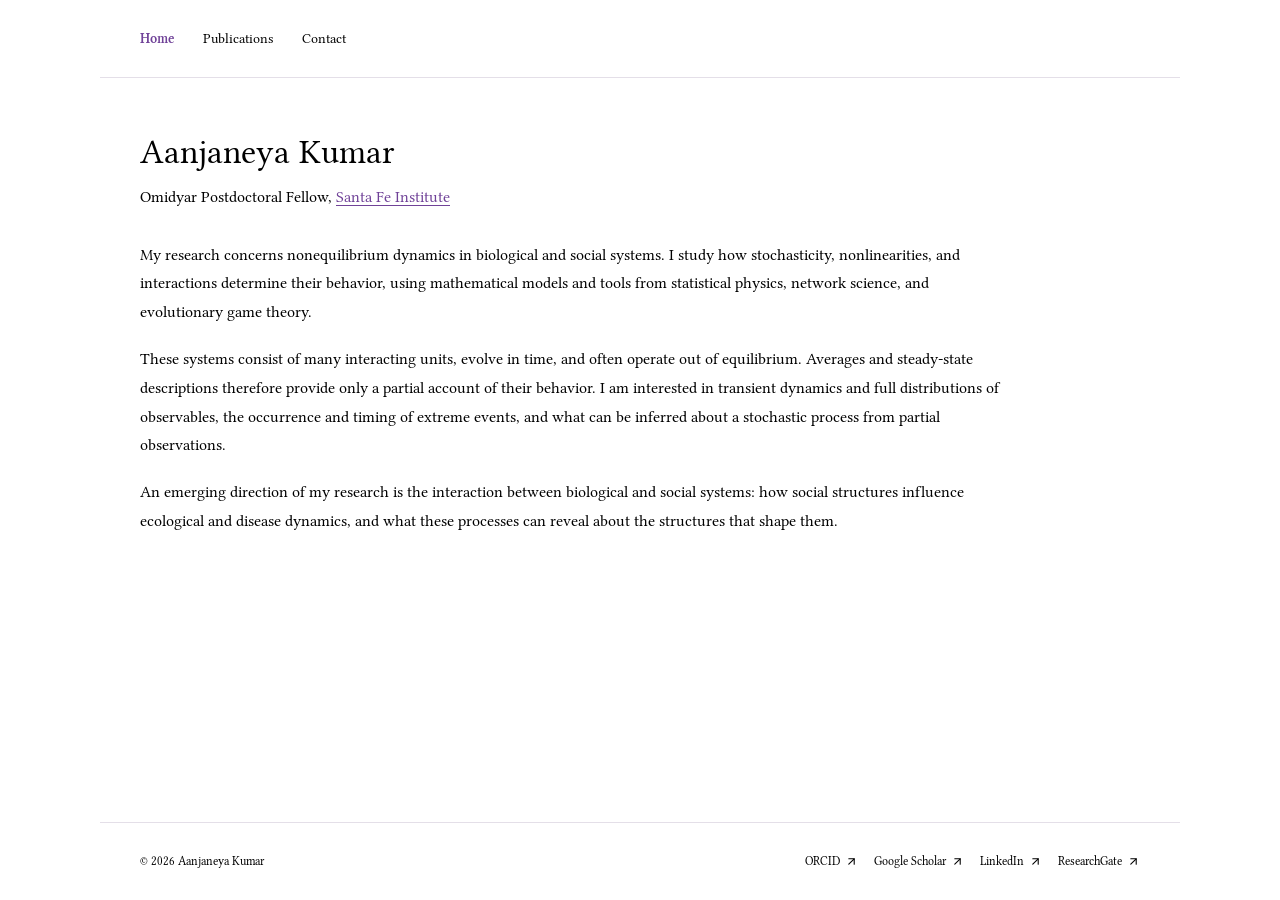
<file: vanilla/index.html>
<!doctype html>
<html lang="en">
<head>
  <meta charset="utf-8">
  <meta name="viewport" content="width=device-width, initial-scale=1">
  <title>Aanjaneya Kumar — Complexity &amp; Statistical Physics</title>
  <meta name="description" content="Aanjaneya Kumar, Omidyar Postdoctoral Fellow at the Santa Fe Institute. Research on stochastic processes, biological and social dynamics, extreme events, and inference.">
  <meta name="robots" content="index, follow">
  <meta property="og:title" content="Aanjaneya Kumar — Complexity &amp; Statistical Physics">
  <meta property="og:description" content="Aanjaneya Kumar, Omidyar Postdoctoral Fellow at the Santa Fe Institute. Research on stochastic processes, biological and social dynamics, extreme events, and inference.">
  <meta property="og:type" content="website">
  <link rel="icon" href="./favicon.svg" type="image/svg+xml">
  <link rel="stylesheet" href="./assets/styles.css">
  <script src="./assets/site.js" defer></script>
  <script type="application/ld+json">{"@context":"https://schema.org","@type":"Person","name":"Aanjaneya Kumar","jobTitle":"Omidyar Postdoctoral Fellow","affiliation":{"@type":"Organization","name":"Santa Fe Institute"},"email":"aanjaneya@santafe.edu","sameAs":["https://orcid.org/0000-0003-1212-1128","https://www.linkedin.com/in/aanjaneyak/","https://scholar.google.com/citations?user=KZC2cBMAAAAJ&hl=en","https://www.researchgate.net/profile/Aanjaneya-Kumar"]}</script>
  <noscript><style>.mobile-menu,.copy-email,[data-slot="tabs-list"]{display:none}@media(max-width:760px){.navigation{display:flex;gap:20px}}</style></noscript>
</head>
<body>
<a class="skip-link" href="#main">Skip to content</a>
<header class="site-header wrap">
<nav aria-label="Main navigation" class="navigation" id="navigation"><a href="./index.html" aria-current="page">Home</a><a href="./publications/index.html">Publications</a><a href="./contact/index.html">Contact</a>
</nav>
<div class="header-actions">
<button class="mobile-menu" aria-controls="navigation" aria-label="Open navigation" aria-expanded="false"><svg xmlns="http://www.w3.org/2000/svg" width="24" height="24" viewBox="0 0 24 24" fill="none" stroke="currentColor" stroke-width="2" stroke-linecap="round" stroke-linejoin="round" class="lucide lucide-menu" aria-hidden="true"><path d="M4 5h16"></path><path d="M4 12h16"></path><path d="M4 19h16"></path></svg>
</button>
</div>
</header>
<main id="main">
<section class="about-section wrap" aria-labelledby="about-title">
<h1 id="about-title">Aanjaneya Kumar</h1>
<p class="affiliation">Omidyar Postdoctoral Fellow, <a href="https://www.santafe.edu/" target="_blank" rel="noopener noreferrer">Santa Fe Institute</a>
</p>
<div class="about-copy">
<p>My research concerns nonequilibrium dynamics in biological and social systems. I study how stochasticity, nonlinearities, and interactions determine their behavior, using mathematical models and tools from statistical physics, network science, and evolutionary game theory.</p>
<p>These systems consist of many interacting units, evolve in time, and often operate out of equilibrium. Averages and steady-state descriptions therefore provide only a partial account of their behavior. I am interested in transient dynamics and full distributions of observables, the occurrence and timing of extreme events, and what can be inferred about a stochastic process from partial observations.</p>
<p>An emerging direction of my research is the interaction between biological and social systems: how social structures influence ecological and disease dynamics, and what these processes can reveal about the structures that shape them.</p>
</div>
</section>
</main>
<footer class="site-footer wrap"><span>© 2026 Aanjaneya Kumar</span>
<div><a href="https://orcid.org/0000-0003-1212-1128" target="_blank" rel="noopener noreferrer">ORCID<svg xmlns="http://www.w3.org/2000/svg" width="13" height="13" viewBox="0 0 24 24" fill="none" stroke="currentColor" stroke-width="2" stroke-linecap="round" stroke-linejoin="round" class="lucide lucide-arrow-up-right" aria-hidden="true"><path d="M7 7h10v10"></path><path d="M7 17 17 7"></path></svg></a><a href="https://scholar.google.com/citations?user=KZC2cBMAAAAJ&amp;hl=en" target="_blank" rel="noopener noreferrer">Google Scholar<svg xmlns="http://www.w3.org/2000/svg" width="13" height="13" viewBox="0 0 24 24" fill="none" stroke="currentColor" stroke-width="2" stroke-linecap="round" stroke-linejoin="round" class="lucide lucide-arrow-up-right" aria-hidden="true"><path d="M7 7h10v10"></path><path d="M7 17 17 7"></path></svg></a><a href="https://www.linkedin.com/in/aanjaneyak/" target="_blank" rel="noopener noreferrer">LinkedIn<svg xmlns="http://www.w3.org/2000/svg" width="13" height="13" viewBox="0 0 24 24" fill="none" stroke="currentColor" stroke-width="2" stroke-linecap="round" stroke-linejoin="round" class="lucide lucide-arrow-up-right" aria-hidden="true"><path d="M7 7h10v10"></path><path d="M7 17 17 7"></path></svg></a><a href="https://www.researchgate.net/profile/Aanjaneya-Kumar" target="_blank" rel="noopener noreferrer">ResearchGate<svg xmlns="http://www.w3.org/2000/svg" width="13" height="13" viewBox="0 0 24 24" fill="none" stroke="currentColor" stroke-width="2" stroke-linecap="round" stroke-linejoin="round" class="lucide lucide-arrow-up-right" aria-hidden="true"><path d="M7 7h10v10"></path><path d="M7 17 17 7"></path></svg></a>
</div>
</footer>
</body>
</html>
</file>
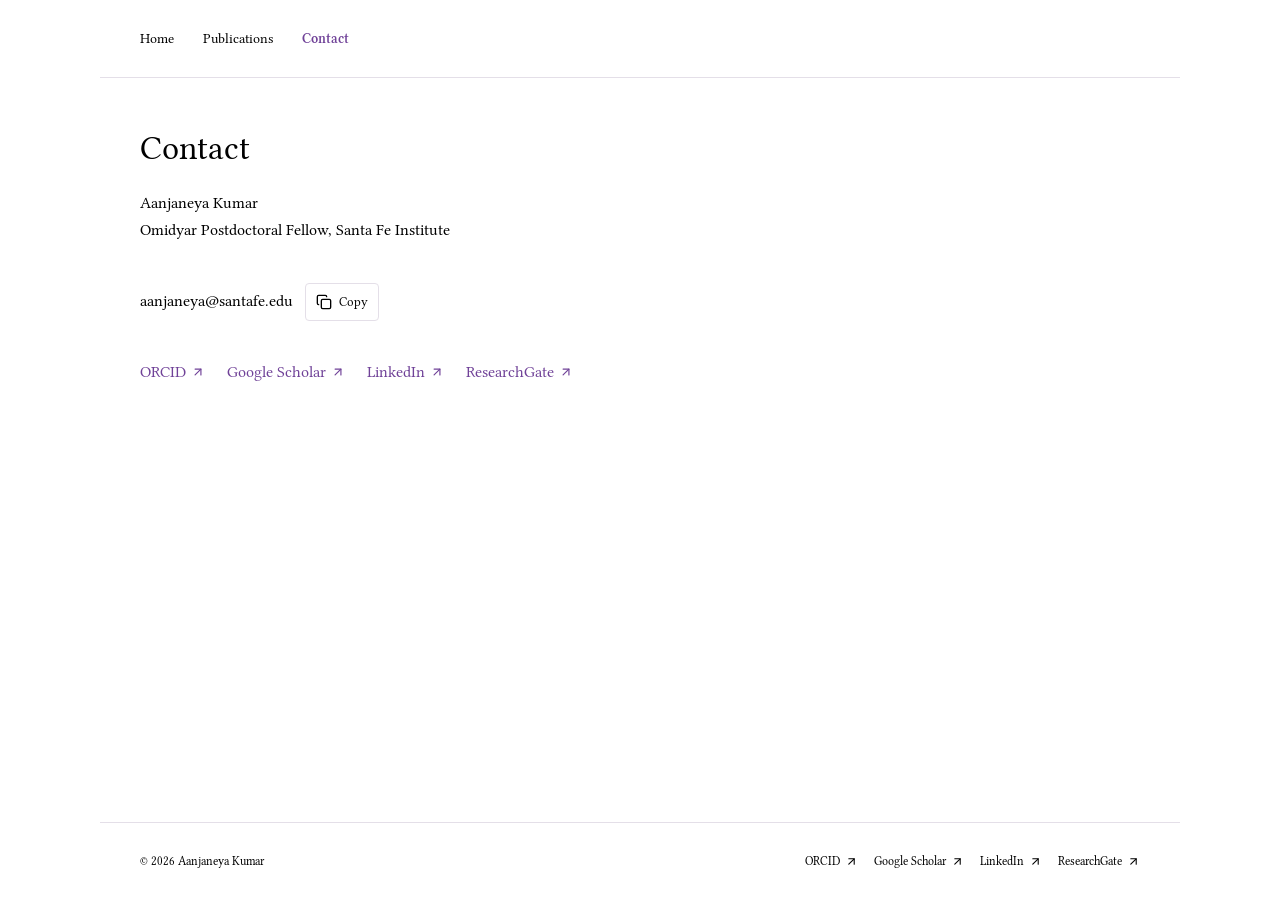
<file: vanilla/contact/index.html>
<!doctype html>
<html lang="en">
<head>
  <meta charset="utf-8">
  <meta name="viewport" content="width=device-width, initial-scale=1">
  <title>Contact — Aanjaneya Kumar</title>
  <meta name="description" content="Contact Aanjaneya Kumar, Omidyar Postdoctoral Fellow at the Santa Fe Institute. Email and academic profiles, including ORCID.">
  <meta name="robots" content="index, follow">
  <meta property="og:title" content="Contact — Aanjaneya Kumar">
  <meta property="og:description" content="Contact Aanjaneya Kumar, Omidyar Postdoctoral Fellow at the Santa Fe Institute. Email and academic profiles, including ORCID.">
  <meta property="og:type" content="website">
  <link rel="icon" href="../favicon.svg" type="image/svg+xml">
  <link rel="stylesheet" href="../assets/styles.css">
  <script src="../assets/site.js" defer></script>
  <script type="application/ld+json">{"@context":"https://schema.org","@type":"Person","name":"Aanjaneya Kumar","jobTitle":"Omidyar Postdoctoral Fellow","affiliation":{"@type":"Organization","name":"Santa Fe Institute"},"email":"aanjaneya@santafe.edu","sameAs":["https://orcid.org/0000-0003-1212-1128","https://www.linkedin.com/in/aanjaneyak/","https://scholar.google.com/citations?user=KZC2cBMAAAAJ&hl=en","https://www.researchgate.net/profile/Aanjaneya-Kumar"]}</script>
  <noscript><style>.mobile-menu,.copy-email,[data-slot="tabs-list"]{display:none}@media(max-width:760px){.navigation{display:flex;gap:20px}}</style></noscript>
</head>
<body>
<a class="skip-link" href="#main">Skip to content</a>
<header class="site-header wrap">
<nav aria-label="Main navigation" class="navigation" id="navigation"><a href="../index.html">Home</a><a href="../publications/index.html">Publications</a><a href="../contact/index.html" aria-current="page">Contact</a>
</nav>
<div class="header-actions">
<button class="mobile-menu" aria-controls="navigation" aria-label="Open navigation" aria-expanded="false"><svg xmlns="http://www.w3.org/2000/svg" width="24" height="24" viewBox="0 0 24 24" fill="none" stroke="currentColor" stroke-width="2" stroke-linecap="round" stroke-linejoin="round" class="lucide lucide-menu" aria-hidden="true"><path d="M4 5h16"></path><path d="M4 12h16"></path><path d="M4 19h16"></path></svg>
</button>
</div>
</header>
<main id="main" class="wrap contact-page">
<header class="page-intro">
<h1>Contact</h1>
<p>Aanjaneya Kumar<br/>Omidyar Postdoctoral Fellow, <a href="https://www.santafe.edu/" target="_blank" rel="noopener noreferrer">Santa Fe Institute</a>
</p>
</header>
<div class="contact-copy">
<div class="email-row"><a class="email-link" href="mailto:aanjaneya@santafe.edu">aanjaneya@santafe.edu</a>
<button class="copy-email" aria-label="Copy email address"><svg xmlns="http://www.w3.org/2000/svg" width="16" height="16" viewBox="0 0 24 24" fill="none" stroke="currentColor" stroke-width="2" stroke-linecap="round" stroke-linejoin="round" class="lucide lucide-copy" aria-hidden="true"><rect width="14" height="14" x="8" y="8" rx="2" ry="2"></rect><path d="M4 16c-1.1 0-2-.9-2-2V4c0-1.1.9-2 2-2h10c1.1 0 2 .9 2 2"></path></svg><span>Copy</span>
</button>
</div>
<output class="copy-status">
</output>
</div>
<div class="socials"><a href="https://orcid.org/0000-0003-1212-1128" target="_blank" rel="noopener noreferrer">ORCID<svg xmlns="http://www.w3.org/2000/svg" width="14" height="14" viewBox="0 0 24 24" fill="none" stroke="currentColor" stroke-width="2" stroke-linecap="round" stroke-linejoin="round" class="lucide lucide-arrow-up-right" aria-hidden="true"><path d="M7 7h10v10"></path><path d="M7 17 17 7"></path></svg></a><a href="https://scholar.google.com/citations?user=KZC2cBMAAAAJ&amp;hl=en" target="_blank" rel="noopener noreferrer">Google Scholar<svg xmlns="http://www.w3.org/2000/svg" width="14" height="14" viewBox="0 0 24 24" fill="none" stroke="currentColor" stroke-width="2" stroke-linecap="round" stroke-linejoin="round" class="lucide lucide-arrow-up-right" aria-hidden="true"><path d="M7 7h10v10"></path><path d="M7 17 17 7"></path></svg></a><a href="https://www.linkedin.com/in/aanjaneyak/" target="_blank" rel="noopener noreferrer">LinkedIn<svg xmlns="http://www.w3.org/2000/svg" width="14" height="14" viewBox="0 0 24 24" fill="none" stroke="currentColor" stroke-width="2" stroke-linecap="round" stroke-linejoin="round" class="lucide lucide-arrow-up-right" aria-hidden="true"><path d="M7 7h10v10"></path><path d="M7 17 17 7"></path></svg></a><a href="https://www.researchgate.net/profile/Aanjaneya-Kumar" target="_blank" rel="noopener noreferrer">ResearchGate<svg xmlns="http://www.w3.org/2000/svg" width="14" height="14" viewBox="0 0 24 24" fill="none" stroke="currentColor" stroke-width="2" stroke-linecap="round" stroke-linejoin="round" class="lucide lucide-arrow-up-right" aria-hidden="true"><path d="M7 7h10v10"></path><path d="M7 17 17 7"></path></svg></a>
</div>
</main>
<footer class="site-footer wrap"><span>© 2026 Aanjaneya Kumar</span>
<div><a href="https://orcid.org/0000-0003-1212-1128" target="_blank" rel="noopener noreferrer">ORCID<svg xmlns="http://www.w3.org/2000/svg" width="13" height="13" viewBox="0 0 24 24" fill="none" stroke="currentColor" stroke-width="2" stroke-linecap="round" stroke-linejoin="round" class="lucide lucide-arrow-up-right" aria-hidden="true"><path d="M7 7h10v10"></path><path d="M7 17 17 7"></path></svg></a><a href="https://scholar.google.com/citations?user=KZC2cBMAAAAJ&amp;hl=en" target="_blank" rel="noopener noreferrer">Google Scholar<svg xmlns="http://www.w3.org/2000/svg" width="13" height="13" viewBox="0 0 24 24" fill="none" stroke="currentColor" stroke-width="2" stroke-linecap="round" stroke-linejoin="round" class="lucide lucide-arrow-up-right" aria-hidden="true"><path d="M7 7h10v10"></path><path d="M7 17 17 7"></path></svg></a><a href="https://www.linkedin.com/in/aanjaneyak/" target="_blank" rel="noopener noreferrer">LinkedIn<svg xmlns="http://www.w3.org/2000/svg" width="13" height="13" viewBox="0 0 24 24" fill="none" stroke="currentColor" stroke-width="2" stroke-linecap="round" stroke-linejoin="round" class="lucide lucide-arrow-up-right" aria-hidden="true"><path d="M7 7h10v10"></path><path d="M7 17 17 7"></path></svg></a><a href="https://www.researchgate.net/profile/Aanjaneya-Kumar" target="_blank" rel="noopener noreferrer">ResearchGate<svg xmlns="http://www.w3.org/2000/svg" width="13" height="13" viewBox="0 0 24 24" fill="none" stroke="currentColor" stroke-width="2" stroke-linecap="round" stroke-linejoin="round" class="lucide lucide-arrow-up-right" aria-hidden="true"><path d="M7 7h10v10"></path><path d="M7 17 17 7"></path></svg></a>
</div>
</footer>
</body>
</html>
</file>
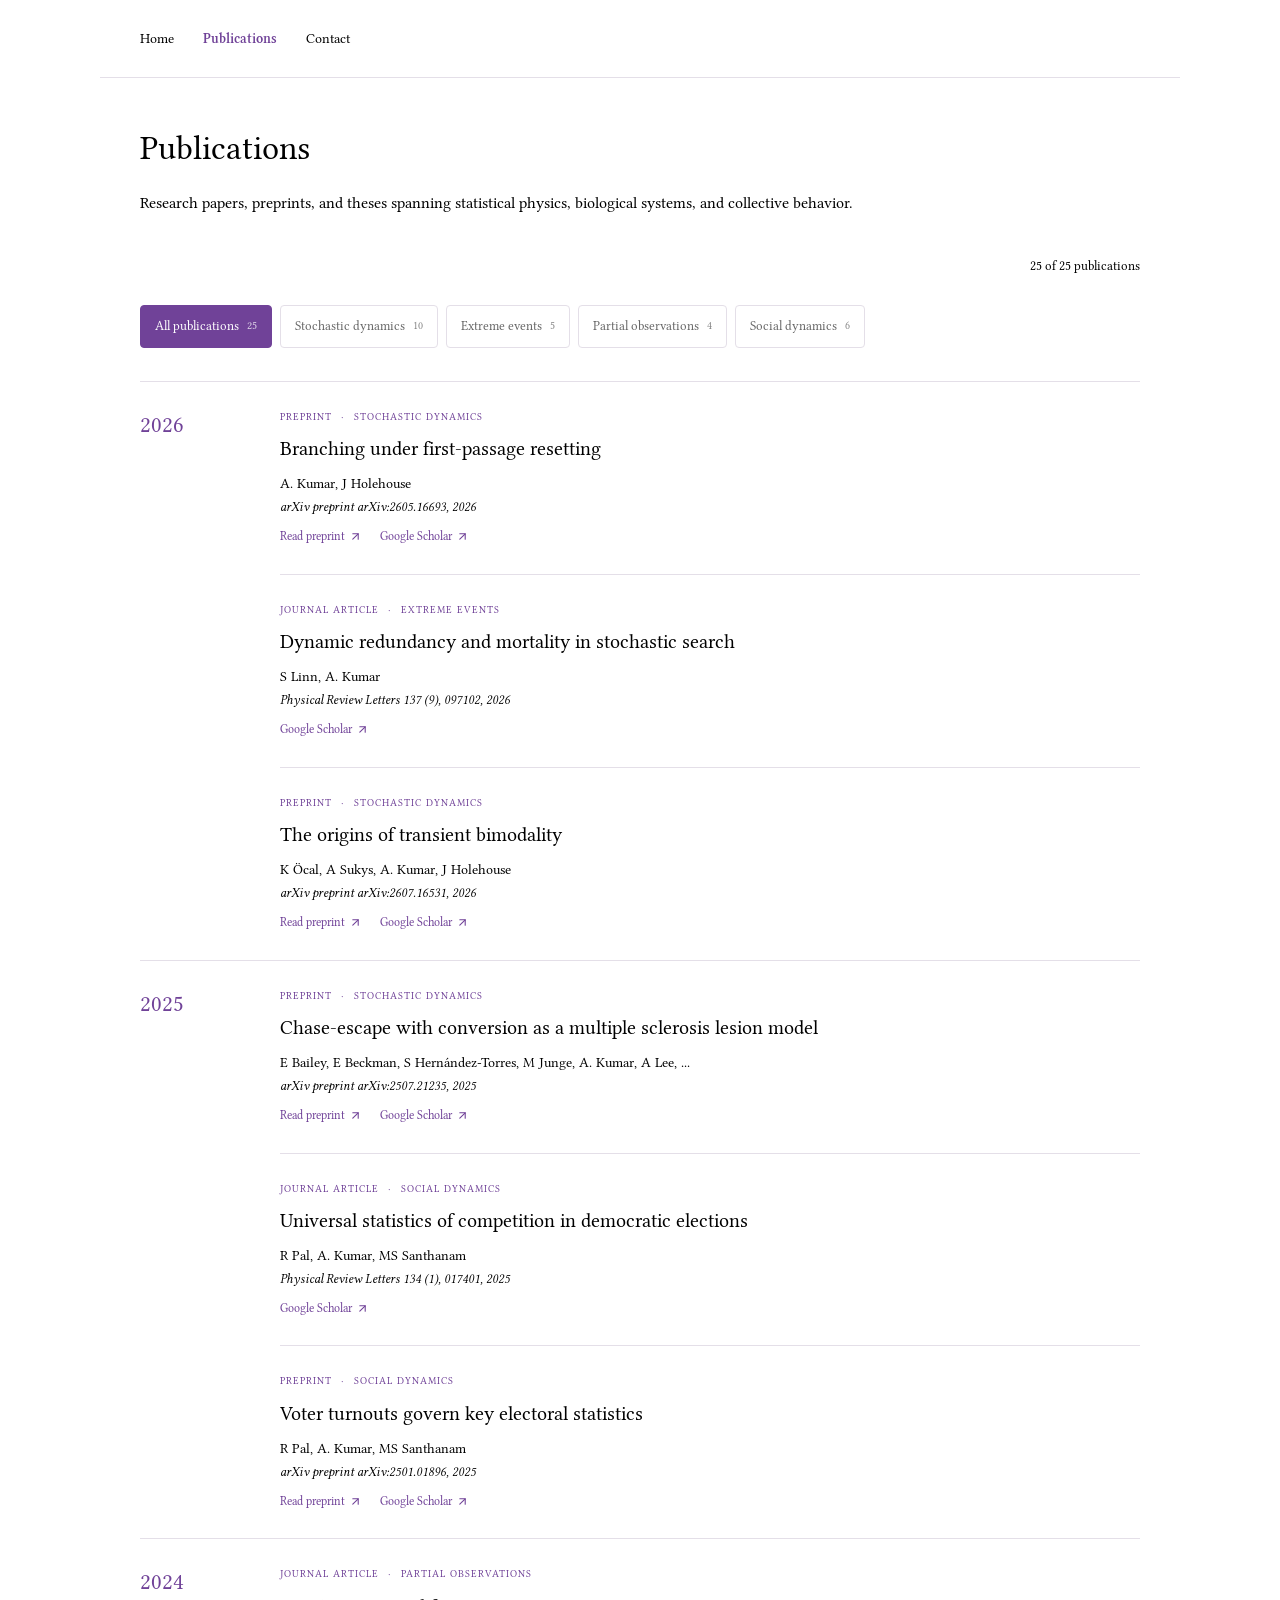
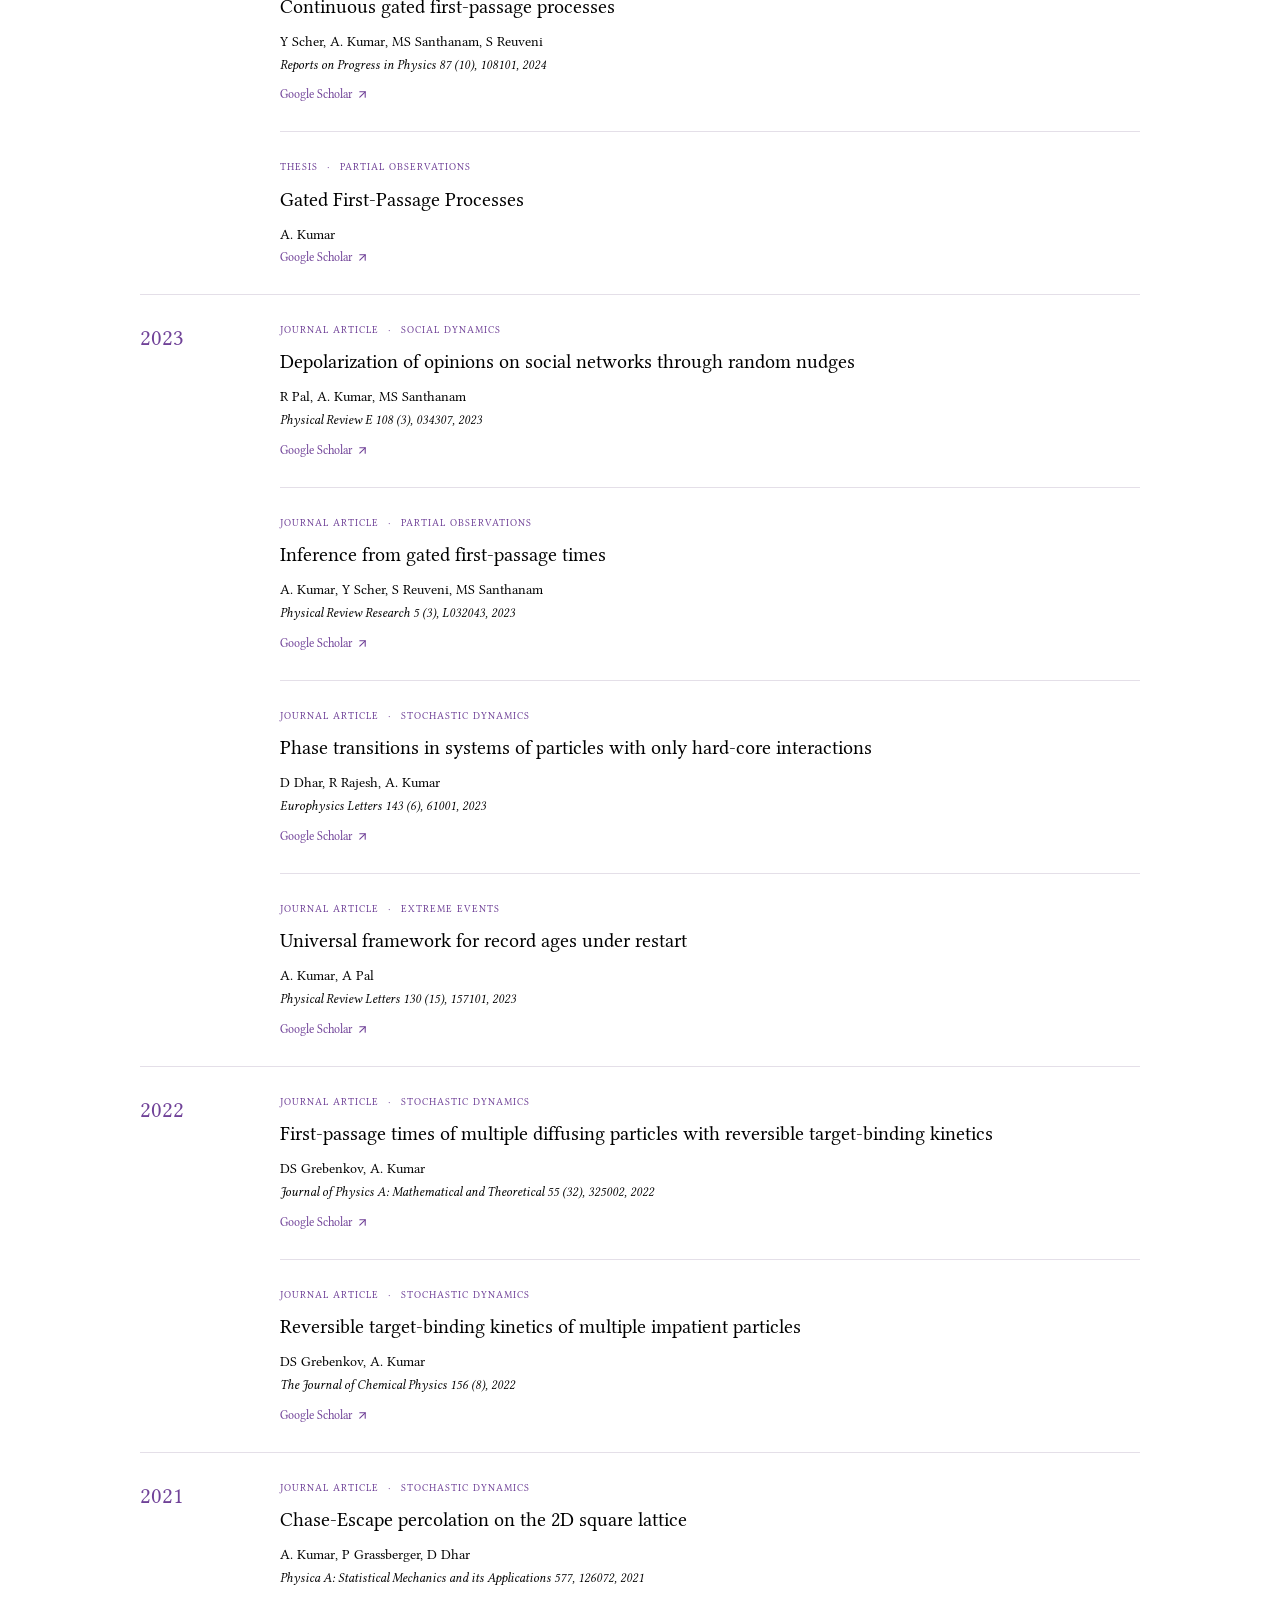
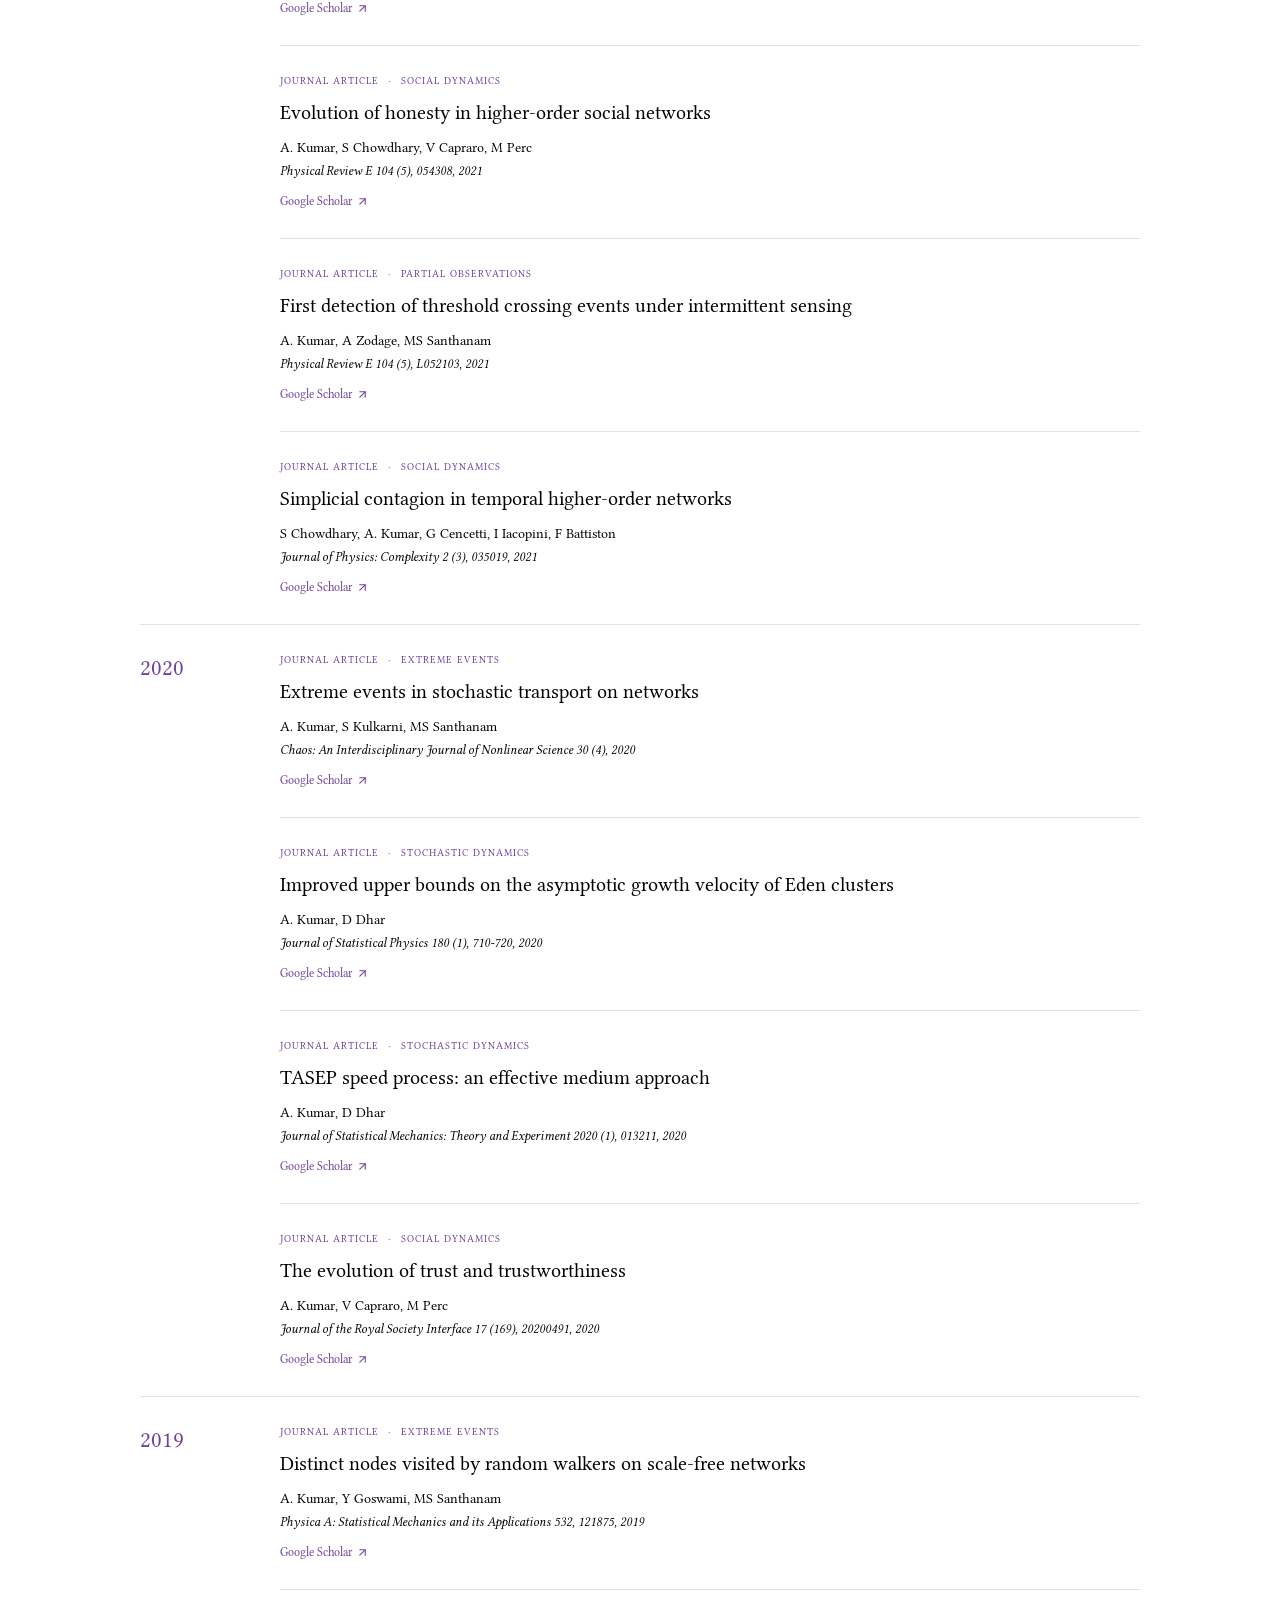
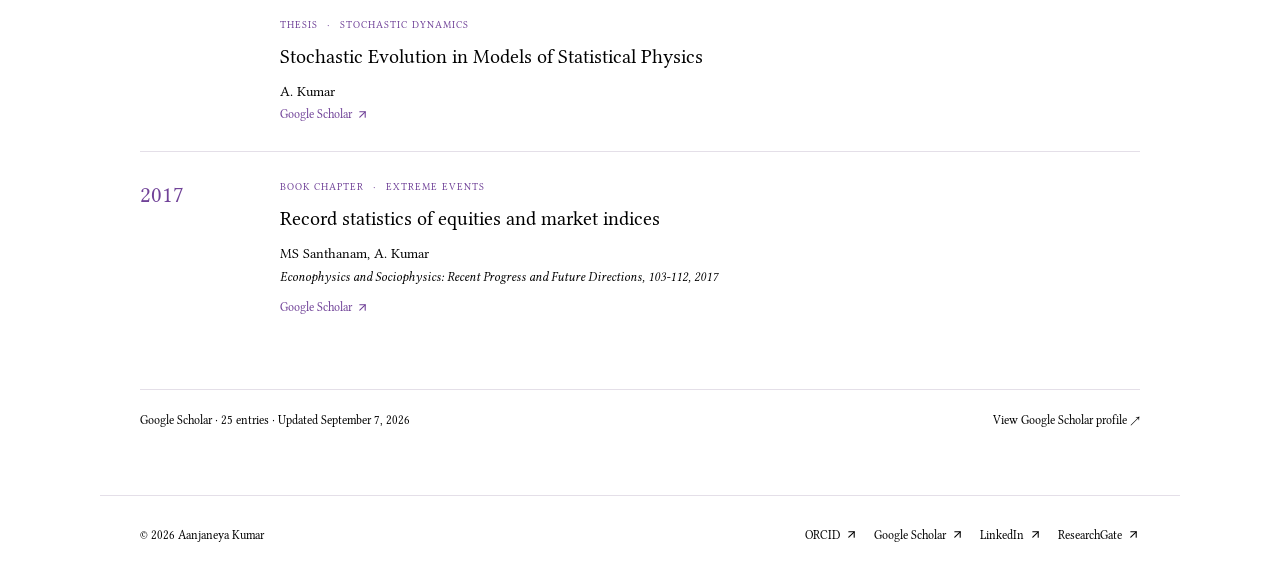
<file: vanilla/publications/index.html>
<!doctype html>
<html lang="en">
<head>
  <meta charset="utf-8">
  <meta name="viewport" content="width=device-width, initial-scale=1">
  <title>Publications — Aanjaneya Kumar</title>
  <meta name="description" content="Browse all 25 Google Scholar entries by Aanjaneya Kumar. Filter publications by stochastic dynamics, extreme events, partial observations, and social dynamics.">
  <meta name="robots" content="index, follow">
  <meta property="og:title" content="Publications — Aanjaneya Kumar">
  <meta property="og:description" content="Browse all 25 Google Scholar entries by Aanjaneya Kumar. Filter publications by stochastic dynamics, extreme events, partial observations, and social dynamics.">
  <meta property="og:type" content="website">
  <link rel="icon" href="../favicon.svg" type="image/svg+xml">
  <link rel="stylesheet" href="../assets/styles.css">
  <script src="../assets/site.js" defer></script>
  <script type="application/ld+json">{"@context":"https://schema.org","@type":"Person","name":"Aanjaneya Kumar","jobTitle":"Omidyar Postdoctoral Fellow","affiliation":{"@type":"Organization","name":"Santa Fe Institute"},"email":"aanjaneya@santafe.edu","sameAs":["https://orcid.org/0000-0003-1212-1128","https://www.linkedin.com/in/aanjaneyak/","https://scholar.google.com/citations?user=KZC2cBMAAAAJ&hl=en","https://www.researchgate.net/profile/Aanjaneya-Kumar"]}</script>
  <noscript><style>.mobile-menu,.copy-email,[data-slot="tabs-list"]{display:none}@media(max-width:760px){.navigation{display:flex;gap:20px}}</style></noscript>
</head>
<body>
<a class="skip-link" href="#main">Skip to content</a>
<header class="site-header wrap">
<nav aria-label="Main navigation" class="navigation" id="navigation"><a href="../index.html">Home</a><a href="../publications/index.html" aria-current="page">Publications</a><a href="../contact/index.html">Contact</a>
</nav>
<div class="header-actions">
<button class="mobile-menu" aria-controls="navigation" aria-label="Open navigation" aria-expanded="false"><svg xmlns="http://www.w3.org/2000/svg" width="24" height="24" viewBox="0 0 24 24" fill="none" stroke="currentColor" stroke-width="2" stroke-linecap="round" stroke-linejoin="round" class="lucide lucide-menu" aria-hidden="true"><path d="M4 5h16"></path><path d="M4 12h16"></path><path d="M4 19h16"></path></svg>
</button>
</div>
</header>
<main class="wrap" id="main">
<header class="page-intro">
<h1>Publications</h1>
<p>Research papers, preprints, and theses spanning statistical physics, biological systems, and collective behavior.</p>
</header>
<div class="pub-toolbar">
<output id="publication-count" aria-live="polite">25 of 25 publications</output>
</div>
<div data-orientation="horizontal" data-activation-direction="none" data-slot="tabs" class="pub-tabs">
<div data-orientation="horizontal" data-activation-direction="none" role="tablist" data-slot="tabs-list" data-variant="default" aria-label="Publication categories">
<button type="button" data-active="" data-orientation="horizontal" data-activation-direction="none" aria-disabled="false" role="tab" aria-selected="true" data-composite-item-active="" data-slot="tabs-trigger" id="tab-all" data-category="all" aria-controls="publication-panel" tabindex="0">All publications<small>25</small>
</button>
<button type="button" data-orientation="horizontal" data-activation-direction="none" aria-disabled="false" role="tab" aria-selected="false" data-slot="tabs-trigger" id="tab-stochastic" data-category="stochastic" aria-controls="publication-panel" tabindex="-1">Stochastic dynamics<small>10</small>
</button>
<button type="button" data-orientation="horizontal" data-activation-direction="none" aria-disabled="false" role="tab" aria-selected="false" data-slot="tabs-trigger" id="tab-extremes" data-category="extremes" aria-controls="publication-panel" tabindex="-1">Extreme events<small>5</small>
</button>
<button type="button" data-orientation="horizontal" data-activation-direction="none" aria-disabled="false" role="tab" aria-selected="false" data-slot="tabs-trigger" id="tab-observation" data-category="observation" aria-controls="publication-panel" tabindex="-1">Partial observations<small>4</small>
</button>
<button type="button" data-orientation="horizontal" data-activation-direction="none" aria-disabled="false" role="tab" aria-selected="false" data-slot="tabs-trigger" id="tab-social" data-category="social" aria-controls="publication-panel" tabindex="-1">Social dynamics<small>6</small>
</button>
</div>
<div data-slot="tabs-content" id="publication-panel" role="tabpanel" aria-labelledby="tab-all" tabindex="0">
<section class="year-group" aria-label="Publications from 2026">
<h2 class="year-label">2026</h2>
<div>
<article class="pub-item" id="branching-under-first-passage-resetting" data-categories="stochastic">
<div class="pub-meta"><span>Preprint</span><span>·</span><span>Stochastic dynamics</span>
</div>
<h3><a href="https://arxiv.org/abs/2605.16693" target="_blank" rel="noopener noreferrer">Branching under first-passage resetting</a>
</h3>
<p class="pub-authors"><strong>A. Kumar</strong>, J Holehouse</p>
<p class="pub-venue">arXiv preprint arXiv:2605.16693, 2026</p>
<div class="pub-links"><a href="https://arxiv.org/abs/2605.16693" target="_blank" rel="noopener noreferrer">Read preprint <svg xmlns="http://www.w3.org/2000/svg" width="13" height="13" viewBox="0 0 24 24" fill="none" stroke="currentColor" stroke-width="2" stroke-linecap="round" stroke-linejoin="round" class="lucide lucide-arrow-up-right" aria-hidden="true"><path d="M7 7h10v10"></path><path d="M7 17 17 7"></path></svg></a><a href="https://scholar.google.com/citations?view_op=view_citation&amp;hl=en&amp;oe=ASCII&amp;user=KZC2cBMAAAAJ&amp;pagesize=100&amp;citation_for_view=KZC2cBMAAAAJ:8k81kl-MbHgC" target="_blank" rel="noopener noreferrer">Google Scholar <svg xmlns="http://www.w3.org/2000/svg" width="13" height="13" viewBox="0 0 24 24" fill="none" stroke="currentColor" stroke-width="2" stroke-linecap="round" stroke-linejoin="round" class="lucide lucide-arrow-up-right" aria-hidden="true"><path d="M7 7h10v10"></path><path d="M7 17 17 7"></path></svg></a>
</div>
</article>
<article class="pub-item" id="dynamic-redundancy-and-mortality-in-stochastic-search" data-categories="extremes">
<div class="pub-meta"><span>Journal article</span><span>·</span><span>Extreme events</span>
</div>
<h3><a href="https://scholar.google.com/citations?view_op=view_citation&amp;hl=en&amp;oe=ASCII&amp;user=KZC2cBMAAAAJ&amp;pagesize=100&amp;citation_for_view=KZC2cBMAAAAJ:UeHWp8X0CEIC" target="_blank" rel="noopener noreferrer">Dynamic redundancy and mortality in stochastic search</a>
</h3>
<p class="pub-authors">S Linn, <strong>A. Kumar</strong>
</p>
<p class="pub-venue">Physical Review Letters 137 (9), 097102, 2026</p>
<div class="pub-links"><a href="https://scholar.google.com/citations?view_op=view_citation&amp;hl=en&amp;oe=ASCII&amp;user=KZC2cBMAAAAJ&amp;pagesize=100&amp;citation_for_view=KZC2cBMAAAAJ:UeHWp8X0CEIC" target="_blank" rel="noopener noreferrer">Google Scholar <svg xmlns="http://www.w3.org/2000/svg" width="13" height="13" viewBox="0 0 24 24" fill="none" stroke="currentColor" stroke-width="2" stroke-linecap="round" stroke-linejoin="round" class="lucide lucide-arrow-up-right" aria-hidden="true"><path d="M7 7h10v10"></path><path d="M7 17 17 7"></path></svg></a>
</div>
</article>
<article class="pub-item" id="the-origins-of-transient-bimodality" data-categories="stochastic">
<div class="pub-meta"><span>Preprint</span><span>·</span><span>Stochastic dynamics</span>
</div>
<h3><a href="https://arxiv.org/abs/2607.16531" target="_blank" rel="noopener noreferrer">The origins of transient bimodality</a>
</h3>
<p class="pub-authors">K Öcal, A Sukys, <strong>A. Kumar</strong>, J Holehouse</p>
<p class="pub-venue">arXiv preprint arXiv:2607.16531, 2026</p>
<div class="pub-links"><a href="https://arxiv.org/abs/2607.16531" target="_blank" rel="noopener noreferrer">Read preprint <svg xmlns="http://www.w3.org/2000/svg" width="13" height="13" viewBox="0 0 24 24" fill="none" stroke="currentColor" stroke-width="2" stroke-linecap="round" stroke-linejoin="round" class="lucide lucide-arrow-up-right" aria-hidden="true"><path d="M7 7h10v10"></path><path d="M7 17 17 7"></path></svg></a><a href="https://scholar.google.com/citations?view_op=view_citation&amp;hl=en&amp;oe=ASCII&amp;user=KZC2cBMAAAAJ&amp;pagesize=100&amp;citation_for_view=KZC2cBMAAAAJ:3fE2CSJIrl8C" target="_blank" rel="noopener noreferrer">Google Scholar <svg xmlns="http://www.w3.org/2000/svg" width="13" height="13" viewBox="0 0 24 24" fill="none" stroke="currentColor" stroke-width="2" stroke-linecap="round" stroke-linejoin="round" class="lucide lucide-arrow-up-right" aria-hidden="true"><path d="M7 7h10v10"></path><path d="M7 17 17 7"></path></svg></a>
</div>
</article>
</div>
</section>
<section class="year-group" aria-label="Publications from 2025">
<h2 class="year-label">2025</h2>
<div>
<article class="pub-item" id="chase-escape-with-conversion-as-a-multiple-sclerosis-lesion-model" data-categories="stochastic">
<div class="pub-meta"><span>Preprint</span><span>·</span><span>Stochastic dynamics</span>
</div>
<h3><a href="https://arxiv.org/abs/2507.21235" target="_blank" rel="noopener noreferrer">Chase-escape with conversion as a multiple sclerosis lesion model</a>
</h3>
<p class="pub-authors">E Bailey, E Beckman, S Hernández-Torres, M Junge, <strong>A. Kumar</strong>, A Lee, ...</p>
<p class="pub-venue">arXiv preprint arXiv:2507.21235, 2025</p>
<div class="pub-links"><a href="https://arxiv.org/abs/2507.21235" target="_blank" rel="noopener noreferrer">Read preprint <svg xmlns="http://www.w3.org/2000/svg" width="13" height="13" viewBox="0 0 24 24" fill="none" stroke="currentColor" stroke-width="2" stroke-linecap="round" stroke-linejoin="round" class="lucide lucide-arrow-up-right" aria-hidden="true"><path d="M7 7h10v10"></path><path d="M7 17 17 7"></path></svg></a><a href="https://scholar.google.com/citations?view_op=view_citation&amp;hl=en&amp;oe=ASCII&amp;user=KZC2cBMAAAAJ&amp;pagesize=100&amp;citation_for_view=KZC2cBMAAAAJ:2osOgNQ5qMEC" target="_blank" rel="noopener noreferrer">Google Scholar <svg xmlns="http://www.w3.org/2000/svg" width="13" height="13" viewBox="0 0 24 24" fill="none" stroke="currentColor" stroke-width="2" stroke-linecap="round" stroke-linejoin="round" class="lucide lucide-arrow-up-right" aria-hidden="true"><path d="M7 7h10v10"></path><path d="M7 17 17 7"></path></svg></a>
</div>
</article>
<article class="pub-item" id="universal-statistics-of-competition-in-democratic-elections" data-categories="social">
<div class="pub-meta"><span>Journal article</span><span>·</span><span>Social dynamics</span>
</div>
<h3><a href="https://scholar.google.com/citations?view_op=view_citation&amp;hl=en&amp;oe=ASCII&amp;user=KZC2cBMAAAAJ&amp;pagesize=100&amp;citation_for_view=KZC2cBMAAAAJ:zYLM7Y9cAGgC" target="_blank" rel="noopener noreferrer">Universal statistics of competition in democratic elections</a>
</h3>
<p class="pub-authors">R Pal, <strong>A. Kumar</strong>, MS Santhanam</p>
<p class="pub-venue">Physical Review Letters 134 (1), 017401, 2025</p>
<div class="pub-links"><a href="https://scholar.google.com/citations?view_op=view_citation&amp;hl=en&amp;oe=ASCII&amp;user=KZC2cBMAAAAJ&amp;pagesize=100&amp;citation_for_view=KZC2cBMAAAAJ:zYLM7Y9cAGgC" target="_blank" rel="noopener noreferrer">Google Scholar <svg xmlns="http://www.w3.org/2000/svg" width="13" height="13" viewBox="0 0 24 24" fill="none" stroke="currentColor" stroke-width="2" stroke-linecap="round" stroke-linejoin="round" class="lucide lucide-arrow-up-right" aria-hidden="true"><path d="M7 7h10v10"></path><path d="M7 17 17 7"></path></svg></a>
</div>
</article>
<article class="pub-item" id="voter-turnouts-govern-key-electoral-statistics" data-categories="social">
<div class="pub-meta"><span>Preprint</span><span>·</span><span>Social dynamics</span>
</div>
<h3><a href="https://arxiv.org/abs/2501.01896" target="_blank" rel="noopener noreferrer">Voter turnouts govern key electoral statistics</a>
</h3>
<p class="pub-authors">R Pal, <strong>A. Kumar</strong>, MS Santhanam</p>
<p class="pub-venue">arXiv preprint arXiv:2501.01896, 2025</p>
<div class="pub-links"><a href="https://arxiv.org/abs/2501.01896" target="_blank" rel="noopener noreferrer">Read preprint <svg xmlns="http://www.w3.org/2000/svg" width="13" height="13" viewBox="0 0 24 24" fill="none" stroke="currentColor" stroke-width="2" stroke-linecap="round" stroke-linejoin="round" class="lucide lucide-arrow-up-right" aria-hidden="true"><path d="M7 7h10v10"></path><path d="M7 17 17 7"></path></svg></a><a href="https://scholar.google.com/citations?view_op=view_citation&amp;hl=en&amp;oe=ASCII&amp;user=KZC2cBMAAAAJ&amp;pagesize=100&amp;citation_for_view=KZC2cBMAAAAJ:W7OEmFMy1HYC" target="_blank" rel="noopener noreferrer">Google Scholar <svg xmlns="http://www.w3.org/2000/svg" width="13" height="13" viewBox="0 0 24 24" fill="none" stroke="currentColor" stroke-width="2" stroke-linecap="round" stroke-linejoin="round" class="lucide lucide-arrow-up-right" aria-hidden="true"><path d="M7 7h10v10"></path><path d="M7 17 17 7"></path></svg></a>
</div>
</article>
</div>
</section>
<section class="year-group" aria-label="Publications from 2024">
<h2 class="year-label">2024</h2>
<div>
<article class="pub-item" id="continuous-gated-first-passage-processes" data-categories="observation">
<div class="pub-meta"><span>Journal article</span><span>·</span><span>Partial observations</span>
</div>
<h3><a href="https://scholar.google.com/citations?view_op=view_citation&amp;hl=en&amp;oe=ASCII&amp;user=KZC2cBMAAAAJ&amp;pagesize=100&amp;citation_for_view=KZC2cBMAAAAJ:IjCSPb-OGe4C" target="_blank" rel="noopener noreferrer">Continuous gated first-passage processes</a>
</h3>
<p class="pub-authors">Y Scher, <strong>A. Kumar</strong>, MS Santhanam, S Reuveni</p>
<p class="pub-venue">Reports on Progress in Physics 87 (10), 108101, 2024</p>
<div class="pub-links"><a href="https://scholar.google.com/citations?view_op=view_citation&amp;hl=en&amp;oe=ASCII&amp;user=KZC2cBMAAAAJ&amp;pagesize=100&amp;citation_for_view=KZC2cBMAAAAJ:IjCSPb-OGe4C" target="_blank" rel="noopener noreferrer">Google Scholar <svg xmlns="http://www.w3.org/2000/svg" width="13" height="13" viewBox="0 0 24 24" fill="none" stroke="currentColor" stroke-width="2" stroke-linecap="round" stroke-linejoin="round" class="lucide lucide-arrow-up-right" aria-hidden="true"><path d="M7 7h10v10"></path><path d="M7 17 17 7"></path></svg></a>
</div>
</article>
<article class="pub-item" id="gated-first-passage-processes" data-categories="observation">
<div class="pub-meta"><span>Thesis</span><span>·</span><span>Partial observations</span>
</div>
<h3><a href="https://scholar.google.com/citations?view_op=view_citation&amp;hl=en&amp;oe=ASCII&amp;user=KZC2cBMAAAAJ&amp;pagesize=100&amp;citation_for_view=KZC2cBMAAAAJ:YsMSGLbcyi4C" target="_blank" rel="noopener noreferrer">Gated First-Passage Processes</a>
</h3>
<p class="pub-authors"><strong>A. Kumar</strong>
</p>
<div class="pub-links"><a href="https://scholar.google.com/citations?view_op=view_citation&amp;hl=en&amp;oe=ASCII&amp;user=KZC2cBMAAAAJ&amp;pagesize=100&amp;citation_for_view=KZC2cBMAAAAJ:YsMSGLbcyi4C" target="_blank" rel="noopener noreferrer">Google Scholar <svg xmlns="http://www.w3.org/2000/svg" width="13" height="13" viewBox="0 0 24 24" fill="none" stroke="currentColor" stroke-width="2" stroke-linecap="round" stroke-linejoin="round" class="lucide lucide-arrow-up-right" aria-hidden="true"><path d="M7 7h10v10"></path><path d="M7 17 17 7"></path></svg></a>
</div>
</article>
</div>
</section>
<section class="year-group" aria-label="Publications from 2023">
<h2 class="year-label">2023</h2>
<div>
<article class="pub-item" id="depolarization-of-opinions-on-social-networks-through-random-nudges" data-categories="social">
<div class="pub-meta"><span>Journal article</span><span>·</span><span>Social dynamics</span>
</div>
<h3><a href="https://scholar.google.com/citations?view_op=view_citation&amp;hl=en&amp;oe=ASCII&amp;user=KZC2cBMAAAAJ&amp;pagesize=100&amp;citation_for_view=KZC2cBMAAAAJ:ufrVoPGSRksC" target="_blank" rel="noopener noreferrer">Depolarization of opinions on social networks through random nudges</a>
</h3>
<p class="pub-authors">R Pal, <strong>A. Kumar</strong>, MS Santhanam</p>
<p class="pub-venue">Physical Review E 108 (3), 034307, 2023</p>
<div class="pub-links"><a href="https://scholar.google.com/citations?view_op=view_citation&amp;hl=en&amp;oe=ASCII&amp;user=KZC2cBMAAAAJ&amp;pagesize=100&amp;citation_for_view=KZC2cBMAAAAJ:ufrVoPGSRksC" target="_blank" rel="noopener noreferrer">Google Scholar <svg xmlns="http://www.w3.org/2000/svg" width="13" height="13" viewBox="0 0 24 24" fill="none" stroke="currentColor" stroke-width="2" stroke-linecap="round" stroke-linejoin="round" class="lucide lucide-arrow-up-right" aria-hidden="true"><path d="M7 7h10v10"></path><path d="M7 17 17 7"></path></svg></a>
</div>
</article>
<article class="pub-item" id="inference-from-gated-first-passage-times" data-categories="observation">
<div class="pub-meta"><span>Journal article</span><span>·</span><span>Partial observations</span>
</div>
<h3><a href="https://scholar.google.com/citations?view_op=view_citation&amp;hl=en&amp;oe=ASCII&amp;user=KZC2cBMAAAAJ&amp;pagesize=100&amp;citation_for_view=KZC2cBMAAAAJ:UebtZRa9Y70C" target="_blank" rel="noopener noreferrer">Inference from gated first-passage times</a>
</h3>
<p class="pub-authors"><strong>A. Kumar</strong>, Y Scher, S Reuveni, MS Santhanam</p>
<p class="pub-venue">Physical Review Research 5 (3), L032043, 2023</p>
<div class="pub-links"><a href="https://scholar.google.com/citations?view_op=view_citation&amp;hl=en&amp;oe=ASCII&amp;user=KZC2cBMAAAAJ&amp;pagesize=100&amp;citation_for_view=KZC2cBMAAAAJ:UebtZRa9Y70C" target="_blank" rel="noopener noreferrer">Google Scholar <svg xmlns="http://www.w3.org/2000/svg" width="13" height="13" viewBox="0 0 24 24" fill="none" stroke="currentColor" stroke-width="2" stroke-linecap="round" stroke-linejoin="round" class="lucide lucide-arrow-up-right" aria-hidden="true"><path d="M7 7h10v10"></path><path d="M7 17 17 7"></path></svg></a>
</div>
</article>
<article class="pub-item" id="phase-transitions-in-systems-of-particles-with-only-hard-core-interactions" data-categories="stochastic">
<div class="pub-meta"><span>Journal article</span><span>·</span><span>Stochastic dynamics</span>
</div>
<h3><a href="https://scholar.google.com/citations?view_op=view_citation&amp;hl=en&amp;oe=ASCII&amp;user=KZC2cBMAAAAJ&amp;pagesize=100&amp;citation_for_view=KZC2cBMAAAAJ:WF5omc3nYNoC" target="_blank" rel="noopener noreferrer">Phase transitions in systems of particles with only hard-core interactions</a>
</h3>
<p class="pub-authors">D Dhar, R Rajesh, <strong>A. Kumar</strong>
</p>
<p class="pub-venue">Europhysics Letters 143 (6), 61001, 2023</p>
<div class="pub-links"><a href="https://scholar.google.com/citations?view_op=view_citation&amp;hl=en&amp;oe=ASCII&amp;user=KZC2cBMAAAAJ&amp;pagesize=100&amp;citation_for_view=KZC2cBMAAAAJ:WF5omc3nYNoC" target="_blank" rel="noopener noreferrer">Google Scholar <svg xmlns="http://www.w3.org/2000/svg" width="13" height="13" viewBox="0 0 24 24" fill="none" stroke="currentColor" stroke-width="2" stroke-linecap="round" stroke-linejoin="round" class="lucide lucide-arrow-up-right" aria-hidden="true"><path d="M7 7h10v10"></path><path d="M7 17 17 7"></path></svg></a>
</div>
</article>
<article class="pub-item" id="universal-framework-for-record-ages-under-restart" data-categories="extremes">
<div class="pub-meta"><span>Journal article</span><span>·</span><span>Extreme events</span>
</div>
<h3><a href="https://scholar.google.com/citations?view_op=view_citation&amp;hl=en&amp;oe=ASCII&amp;user=KZC2cBMAAAAJ&amp;pagesize=100&amp;citation_for_view=KZC2cBMAAAAJ:Tyk-4Ss8FVUC" target="_blank" rel="noopener noreferrer">Universal framework for record ages under restart</a>
</h3>
<p class="pub-authors"><strong>A. Kumar</strong>, A Pal</p>
<p class="pub-venue">Physical Review Letters 130 (15), 157101, 2023</p>
<div class="pub-links"><a href="https://scholar.google.com/citations?view_op=view_citation&amp;hl=en&amp;oe=ASCII&amp;user=KZC2cBMAAAAJ&amp;pagesize=100&amp;citation_for_view=KZC2cBMAAAAJ:Tyk-4Ss8FVUC" target="_blank" rel="noopener noreferrer">Google Scholar <svg xmlns="http://www.w3.org/2000/svg" width="13" height="13" viewBox="0 0 24 24" fill="none" stroke="currentColor" stroke-width="2" stroke-linecap="round" stroke-linejoin="round" class="lucide lucide-arrow-up-right" aria-hidden="true"><path d="M7 7h10v10"></path><path d="M7 17 17 7"></path></svg></a>
</div>
</article>
</div>
</section>
<section class="year-group" aria-label="Publications from 2022">
<h2 class="year-label">2022</h2>
<div>
<article class="pub-item" id="first-passage-times-of-multiple-diffusing-particles-with-reversible-target-binding-kinetics" data-categories="stochastic">
<div class="pub-meta"><span>Journal article</span><span>·</span><span>Stochastic dynamics</span>
</div>
<h3><a href="https://scholar.google.com/citations?view_op=view_citation&amp;hl=en&amp;oe=ASCII&amp;user=KZC2cBMAAAAJ&amp;pagesize=100&amp;citation_for_view=KZC2cBMAAAAJ:_FxGoFyzp5QC" target="_blank" rel="noopener noreferrer">First-passage times of multiple diffusing particles with reversible target-binding kinetics</a>
</h3>
<p class="pub-authors">DS Grebenkov, <strong>A. Kumar</strong>
</p>
<p class="pub-venue">Journal of Physics A: Mathematical and Theoretical 55 (32), 325002, 2022</p>
<div class="pub-links"><a href="https://scholar.google.com/citations?view_op=view_citation&amp;hl=en&amp;oe=ASCII&amp;user=KZC2cBMAAAAJ&amp;pagesize=100&amp;citation_for_view=KZC2cBMAAAAJ:_FxGoFyzp5QC" target="_blank" rel="noopener noreferrer">Google Scholar <svg xmlns="http://www.w3.org/2000/svg" width="13" height="13" viewBox="0 0 24 24" fill="none" stroke="currentColor" stroke-width="2" stroke-linecap="round" stroke-linejoin="round" class="lucide lucide-arrow-up-right" aria-hidden="true"><path d="M7 7h10v10"></path><path d="M7 17 17 7"></path></svg></a>
</div>
</article>
<article class="pub-item" id="reversible-target-binding-kinetics-of-multiple-impatient-particles" data-categories="stochastic">
<div class="pub-meta"><span>Journal article</span><span>·</span><span>Stochastic dynamics</span>
</div>
<h3><a href="https://scholar.google.com/citations?view_op=view_citation&amp;hl=en&amp;oe=ASCII&amp;user=KZC2cBMAAAAJ&amp;pagesize=100&amp;citation_for_view=KZC2cBMAAAAJ:9yKSN-GCB0IC" target="_blank" rel="noopener noreferrer">Reversible target-binding kinetics of multiple impatient particles</a>
</h3>
<p class="pub-authors">DS Grebenkov, <strong>A. Kumar</strong>
</p>
<p class="pub-venue">The Journal of Chemical Physics 156 (8), 2022</p>
<div class="pub-links"><a href="https://scholar.google.com/citations?view_op=view_citation&amp;hl=en&amp;oe=ASCII&amp;user=KZC2cBMAAAAJ&amp;pagesize=100&amp;citation_for_view=KZC2cBMAAAAJ:9yKSN-GCB0IC" target="_blank" rel="noopener noreferrer">Google Scholar <svg xmlns="http://www.w3.org/2000/svg" width="13" height="13" viewBox="0 0 24 24" fill="none" stroke="currentColor" stroke-width="2" stroke-linecap="round" stroke-linejoin="round" class="lucide lucide-arrow-up-right" aria-hidden="true"><path d="M7 7h10v10"></path><path d="M7 17 17 7"></path></svg></a>
</div>
</article>
</div>
</section>
<section class="year-group" aria-label="Publications from 2021">
<h2 class="year-label">2021</h2>
<div>
<article class="pub-item" id="chase-escape-percolation-on-the-2d-square-lattice" data-categories="stochastic">
<div class="pub-meta"><span>Journal article</span><span>·</span><span>Stochastic dynamics</span>
</div>
<h3><a href="https://scholar.google.com/citations?view_op=view_citation&amp;hl=en&amp;oe=ASCII&amp;user=KZC2cBMAAAAJ&amp;pagesize=100&amp;citation_for_view=KZC2cBMAAAAJ:u5HHmVD_uO8C" target="_blank" rel="noopener noreferrer">Chase-Escape percolation on the 2D square lattice</a>
</h3>
<p class="pub-authors"><strong>A. Kumar</strong>, P Grassberger, D Dhar</p>
<p class="pub-venue">Physica A: Statistical Mechanics and its Applications 577, 126072, 2021</p>
<div class="pub-links"><a href="https://scholar.google.com/citations?view_op=view_citation&amp;hl=en&amp;oe=ASCII&amp;user=KZC2cBMAAAAJ&amp;pagesize=100&amp;citation_for_view=KZC2cBMAAAAJ:u5HHmVD_uO8C" target="_blank" rel="noopener noreferrer">Google Scholar <svg xmlns="http://www.w3.org/2000/svg" width="13" height="13" viewBox="0 0 24 24" fill="none" stroke="currentColor" stroke-width="2" stroke-linecap="round" stroke-linejoin="round" class="lucide lucide-arrow-up-right" aria-hidden="true"><path d="M7 7h10v10"></path><path d="M7 17 17 7"></path></svg></a>
</div>
</article>
<article class="pub-item" id="evolution-of-honesty-in-higher-order-social-networks" data-categories="social">
<div class="pub-meta"><span>Journal article</span><span>·</span><span>Social dynamics</span>
</div>
<h3><a href="https://scholar.google.com/citations?view_op=view_citation&amp;hl=en&amp;oe=ASCII&amp;user=KZC2cBMAAAAJ&amp;pagesize=100&amp;citation_for_view=KZC2cBMAAAAJ:u-x6o8ySG0sC" target="_blank" rel="noopener noreferrer">Evolution of honesty in higher-order social networks</a>
</h3>
<p class="pub-authors"><strong>A. Kumar</strong>, S Chowdhary, V Capraro, M Perc</p>
<p class="pub-venue">Physical Review E 104 (5), 054308, 2021</p>
<div class="pub-links"><a href="https://scholar.google.com/citations?view_op=view_citation&amp;hl=en&amp;oe=ASCII&amp;user=KZC2cBMAAAAJ&amp;pagesize=100&amp;citation_for_view=KZC2cBMAAAAJ:u-x6o8ySG0sC" target="_blank" rel="noopener noreferrer">Google Scholar <svg xmlns="http://www.w3.org/2000/svg" width="13" height="13" viewBox="0 0 24 24" fill="none" stroke="currentColor" stroke-width="2" stroke-linecap="round" stroke-linejoin="round" class="lucide lucide-arrow-up-right" aria-hidden="true"><path d="M7 7h10v10"></path><path d="M7 17 17 7"></path></svg></a>
</div>
</article>
<article class="pub-item" id="first-detection-of-threshold-crossing-events-under-intermittent-sensing" data-categories="observation">
<div class="pub-meta"><span>Journal article</span><span>·</span><span>Partial observations</span>
</div>
<h3><a href="https://scholar.google.com/citations?view_op=view_citation&amp;hl=en&amp;oe=ASCII&amp;user=KZC2cBMAAAAJ&amp;pagesize=100&amp;citation_for_view=KZC2cBMAAAAJ:Se3iqnhoufwC" target="_blank" rel="noopener noreferrer">First detection of threshold crossing events under intermittent sensing</a>
</h3>
<p class="pub-authors"><strong>A. Kumar</strong>, A Zodage, MS Santhanam</p>
<p class="pub-venue">Physical Review E 104 (5), L052103, 2021</p>
<div class="pub-links"><a href="https://scholar.google.com/citations?view_op=view_citation&amp;hl=en&amp;oe=ASCII&amp;user=KZC2cBMAAAAJ&amp;pagesize=100&amp;citation_for_view=KZC2cBMAAAAJ:Se3iqnhoufwC" target="_blank" rel="noopener noreferrer">Google Scholar <svg xmlns="http://www.w3.org/2000/svg" width="13" height="13" viewBox="0 0 24 24" fill="none" stroke="currentColor" stroke-width="2" stroke-linecap="round" stroke-linejoin="round" class="lucide lucide-arrow-up-right" aria-hidden="true"><path d="M7 7h10v10"></path><path d="M7 17 17 7"></path></svg></a>
</div>
</article>
<article class="pub-item" id="simplicial-contagion-in-temporal-higher-order-networks" data-categories="social">
<div class="pub-meta"><span>Journal article</span><span>·</span><span>Social dynamics</span>
</div>
<h3><a href="https://scholar.google.com/citations?view_op=view_citation&amp;hl=en&amp;oe=ASCII&amp;user=KZC2cBMAAAAJ&amp;pagesize=100&amp;citation_for_view=KZC2cBMAAAAJ:d1gkVwhDpl0C" target="_blank" rel="noopener noreferrer">Simplicial contagion in temporal higher-order networks</a>
</h3>
<p class="pub-authors">S Chowdhary, <strong>A. Kumar</strong>, G Cencetti, I Iacopini, F Battiston</p>
<p class="pub-venue">Journal of Physics: Complexity 2 (3), 035019, 2021</p>
<div class="pub-links"><a href="https://scholar.google.com/citations?view_op=view_citation&amp;hl=en&amp;oe=ASCII&amp;user=KZC2cBMAAAAJ&amp;pagesize=100&amp;citation_for_view=KZC2cBMAAAAJ:d1gkVwhDpl0C" target="_blank" rel="noopener noreferrer">Google Scholar <svg xmlns="http://www.w3.org/2000/svg" width="13" height="13" viewBox="0 0 24 24" fill="none" stroke="currentColor" stroke-width="2" stroke-linecap="round" stroke-linejoin="round" class="lucide lucide-arrow-up-right" aria-hidden="true"><path d="M7 7h10v10"></path><path d="M7 17 17 7"></path></svg></a>
</div>
</article>
</div>
</section>
<section class="year-group" aria-label="Publications from 2020">
<h2 class="year-label">2020</h2>
<div>
<article class="pub-item" id="extreme-events-in-stochastic-transport-on-networks" data-categories="extremes">
<div class="pub-meta"><span>Journal article</span><span>·</span><span>Extreme events</span>
</div>
<h3><a href="https://scholar.google.com/citations?view_op=view_citation&amp;hl=en&amp;oe=ASCII&amp;user=KZC2cBMAAAAJ&amp;pagesize=100&amp;citation_for_view=KZC2cBMAAAAJ:qjMakFHDy7sC" target="_blank" rel="noopener noreferrer">Extreme events in stochastic transport on networks</a>
</h3>
<p class="pub-authors"><strong>A. Kumar</strong>, S Kulkarni, MS Santhanam</p>
<p class="pub-venue">Chaos: An Interdisciplinary Journal of Nonlinear Science 30 (4), 2020</p>
<div class="pub-links"><a href="https://scholar.google.com/citations?view_op=view_citation&amp;hl=en&amp;oe=ASCII&amp;user=KZC2cBMAAAAJ&amp;pagesize=100&amp;citation_for_view=KZC2cBMAAAAJ:qjMakFHDy7sC" target="_blank" rel="noopener noreferrer">Google Scholar <svg xmlns="http://www.w3.org/2000/svg" width="13" height="13" viewBox="0 0 24 24" fill="none" stroke="currentColor" stroke-width="2" stroke-linecap="round" stroke-linejoin="round" class="lucide lucide-arrow-up-right" aria-hidden="true"><path d="M7 7h10v10"></path><path d="M7 17 17 7"></path></svg></a>
</div>
</article>
<article class="pub-item" id="improved-upper-bounds-on-the-asymptotic-growth-velocity-of-eden-clusters" data-categories="stochastic">
<div class="pub-meta"><span>Journal article</span><span>·</span><span>Stochastic dynamics</span>
</div>
<h3><a href="https://scholar.google.com/citations?view_op=view_citation&amp;hl=en&amp;oe=ASCII&amp;user=KZC2cBMAAAAJ&amp;pagesize=100&amp;citation_for_view=KZC2cBMAAAAJ:roLk4NBRz8UC" target="_blank" rel="noopener noreferrer">Improved upper bounds on the asymptotic growth velocity of Eden clusters</a>
</h3>
<p class="pub-authors"><strong>A. Kumar</strong>, D Dhar</p>
<p class="pub-venue">Journal of Statistical Physics 180 (1), 710-720, 2020</p>
<div class="pub-links"><a href="https://scholar.google.com/citations?view_op=view_citation&amp;hl=en&amp;oe=ASCII&amp;user=KZC2cBMAAAAJ&amp;pagesize=100&amp;citation_for_view=KZC2cBMAAAAJ:roLk4NBRz8UC" target="_blank" rel="noopener noreferrer">Google Scholar <svg xmlns="http://www.w3.org/2000/svg" width="13" height="13" viewBox="0 0 24 24" fill="none" stroke="currentColor" stroke-width="2" stroke-linecap="round" stroke-linejoin="round" class="lucide lucide-arrow-up-right" aria-hidden="true"><path d="M7 7h10v10"></path><path d="M7 17 17 7"></path></svg></a>
</div>
</article>
<article class="pub-item" id="tasep-speed-process-an-effective-medium-approach" data-categories="stochastic">
<div class="pub-meta"><span>Journal article</span><span>·</span><span>Stochastic dynamics</span>
</div>
<h3><a href="https://scholar.google.com/citations?view_op=view_citation&amp;hl=en&amp;oe=ASCII&amp;user=KZC2cBMAAAAJ&amp;pagesize=100&amp;citation_for_view=KZC2cBMAAAAJ:eQOLeE2rZwMC" target="_blank" rel="noopener noreferrer">TASEP speed process: an effective medium approach</a>
</h3>
<p class="pub-authors"><strong>A. Kumar</strong>, D Dhar</p>
<p class="pub-venue">Journal of Statistical Mechanics: Theory and Experiment 2020 (1), 013211, 2020</p>
<div class="pub-links"><a href="https://scholar.google.com/citations?view_op=view_citation&amp;hl=en&amp;oe=ASCII&amp;user=KZC2cBMAAAAJ&amp;pagesize=100&amp;citation_for_view=KZC2cBMAAAAJ:eQOLeE2rZwMC" target="_blank" rel="noopener noreferrer">Google Scholar <svg xmlns="http://www.w3.org/2000/svg" width="13" height="13" viewBox="0 0 24 24" fill="none" stroke="currentColor" stroke-width="2" stroke-linecap="round" stroke-linejoin="round" class="lucide lucide-arrow-up-right" aria-hidden="true"><path d="M7 7h10v10"></path><path d="M7 17 17 7"></path></svg></a>
</div>
</article>
<article class="pub-item" id="the-evolution-of-trust-and-trustworthiness" data-categories="social">
<div class="pub-meta"><span>Journal article</span><span>·</span><span>Social dynamics</span>
</div>
<h3><a href="https://scholar.google.com/citations?view_op=view_citation&amp;hl=en&amp;oe=ASCII&amp;user=KZC2cBMAAAAJ&amp;pagesize=100&amp;citation_for_view=KZC2cBMAAAAJ:LkGwnXOMwfcC" target="_blank" rel="noopener noreferrer">The evolution of trust and trustworthiness</a>
</h3>
<p class="pub-authors"><strong>A. Kumar</strong>, V Capraro, M Perc</p>
<p class="pub-venue">Journal of the Royal Society Interface 17 (169), 20200491, 2020</p>
<div class="pub-links"><a href="https://scholar.google.com/citations?view_op=view_citation&amp;hl=en&amp;oe=ASCII&amp;user=KZC2cBMAAAAJ&amp;pagesize=100&amp;citation_for_view=KZC2cBMAAAAJ:LkGwnXOMwfcC" target="_blank" rel="noopener noreferrer">Google Scholar <svg xmlns="http://www.w3.org/2000/svg" width="13" height="13" viewBox="0 0 24 24" fill="none" stroke="currentColor" stroke-width="2" stroke-linecap="round" stroke-linejoin="round" class="lucide lucide-arrow-up-right" aria-hidden="true"><path d="M7 7h10v10"></path><path d="M7 17 17 7"></path></svg></a>
</div>
</article>
</div>
</section>
<section class="year-group" aria-label="Publications from 2019">
<h2 class="year-label">2019</h2>
<div>
<article class="pub-item" id="distinct-nodes-visited-by-random-walkers-on-scale-free-networks" data-categories="extremes">
<div class="pub-meta"><span>Journal article</span><span>·</span><span>Extreme events</span>
</div>
<h3><a href="https://scholar.google.com/citations?view_op=view_citation&amp;hl=en&amp;oe=ASCII&amp;user=KZC2cBMAAAAJ&amp;pagesize=100&amp;citation_for_view=KZC2cBMAAAAJ:Y0pCki6q_DkC" target="_blank" rel="noopener noreferrer">Distinct nodes visited by random walkers on scale-free networks</a>
</h3>
<p class="pub-authors"><strong>A. Kumar</strong>, Y Goswami, MS Santhanam</p>
<p class="pub-venue">Physica A: Statistical Mechanics and its Applications 532, 121875, 2019</p>
<div class="pub-links"><a href="https://scholar.google.com/citations?view_op=view_citation&amp;hl=en&amp;oe=ASCII&amp;user=KZC2cBMAAAAJ&amp;pagesize=100&amp;citation_for_view=KZC2cBMAAAAJ:Y0pCki6q_DkC" target="_blank" rel="noopener noreferrer">Google Scholar <svg xmlns="http://www.w3.org/2000/svg" width="13" height="13" viewBox="0 0 24 24" fill="none" stroke="currentColor" stroke-width="2" stroke-linecap="round" stroke-linejoin="round" class="lucide lucide-arrow-up-right" aria-hidden="true"><path d="M7 7h10v10"></path><path d="M7 17 17 7"></path></svg></a>
</div>
</article>
<article class="pub-item" id="stochastic-evolution-in-models-of-statistical-physics" data-categories="stochastic">
<div class="pub-meta"><span>Thesis</span><span>·</span><span>Stochastic dynamics</span>
</div>
<h3><a href="https://scholar.google.com/citations?view_op=view_citation&amp;hl=en&amp;oe=ASCII&amp;user=KZC2cBMAAAAJ&amp;pagesize=100&amp;citation_for_view=KZC2cBMAAAAJ:5nxA0vEk-isC" target="_blank" rel="noopener noreferrer">Stochastic Evolution in Models of Statistical Physics</a>
</h3>
<p class="pub-authors"><strong>A. Kumar</strong>
</p>
<div class="pub-links"><a href="https://scholar.google.com/citations?view_op=view_citation&amp;hl=en&amp;oe=ASCII&amp;user=KZC2cBMAAAAJ&amp;pagesize=100&amp;citation_for_view=KZC2cBMAAAAJ:5nxA0vEk-isC" target="_blank" rel="noopener noreferrer">Google Scholar <svg xmlns="http://www.w3.org/2000/svg" width="13" height="13" viewBox="0 0 24 24" fill="none" stroke="currentColor" stroke-width="2" stroke-linecap="round" stroke-linejoin="round" class="lucide lucide-arrow-up-right" aria-hidden="true"><path d="M7 7h10v10"></path><path d="M7 17 17 7"></path></svg></a>
</div>
</article>
</div>
</section>
<section class="year-group" aria-label="Publications from 2017">
<h2 class="year-label">2017</h2>
<div>
<article class="pub-item" id="record-statistics-of-equities-and-market-indices" data-categories="extremes">
<div class="pub-meta"><span>Book chapter</span><span>·</span><span>Extreme events</span>
</div>
<h3><a href="https://scholar.google.com/citations?view_op=view_citation&amp;hl=en&amp;oe=ASCII&amp;user=KZC2cBMAAAAJ&amp;pagesize=100&amp;citation_for_view=KZC2cBMAAAAJ:hqOjcs7Dif8C" target="_blank" rel="noopener noreferrer">Record statistics of equities and market indices</a>
</h3>
<p class="pub-authors">MS Santhanam, <strong>A. Kumar</strong>
</p>
<p class="pub-venue">Econophysics and Sociophysics: Recent Progress and Future Directions, 103-112, 2017</p>
<div class="pub-links"><a href="https://scholar.google.com/citations?view_op=view_citation&amp;hl=en&amp;oe=ASCII&amp;user=KZC2cBMAAAAJ&amp;pagesize=100&amp;citation_for_view=KZC2cBMAAAAJ:hqOjcs7Dif8C" target="_blank" rel="noopener noreferrer">Google Scholar <svg xmlns="http://www.w3.org/2000/svg" width="13" height="13" viewBox="0 0 24 24" fill="none" stroke="currentColor" stroke-width="2" stroke-linecap="round" stroke-linejoin="round" class="lucide lucide-arrow-up-right" aria-hidden="true"><path d="M7 7h10v10"></path><path d="M7 17 17 7"></path></svg></a>
</div>
</article>
</div>
</section>
</div>
</div>
<div class="archive-note"><span>Google Scholar · 25 entries · Updated September 7, 2026</span><a href="https://scholar.google.com/citations?user=KZC2cBMAAAAJ&amp;hl=en" target="_blank" rel="noopener noreferrer">View Google Scholar profile ↗</a>
</div>
</main>
<footer class="site-footer wrap"><span>© 2026 Aanjaneya Kumar</span>
<div><a href="https://orcid.org/0000-0003-1212-1128" target="_blank" rel="noopener noreferrer">ORCID<svg xmlns="http://www.w3.org/2000/svg" width="13" height="13" viewBox="0 0 24 24" fill="none" stroke="currentColor" stroke-width="2" stroke-linecap="round" stroke-linejoin="round" class="lucide lucide-arrow-up-right" aria-hidden="true"><path d="M7 7h10v10"></path><path d="M7 17 17 7"></path></svg></a><a href="https://scholar.google.com/citations?user=KZC2cBMAAAAJ&amp;hl=en" target="_blank" rel="noopener noreferrer">Google Scholar<svg xmlns="http://www.w3.org/2000/svg" width="13" height="13" viewBox="0 0 24 24" fill="none" stroke="currentColor" stroke-width="2" stroke-linecap="round" stroke-linejoin="round" class="lucide lucide-arrow-up-right" aria-hidden="true"><path d="M7 7h10v10"></path><path d="M7 17 17 7"></path></svg></a><a href="https://www.linkedin.com/in/aanjaneyak/" target="_blank" rel="noopener noreferrer">LinkedIn<svg xmlns="http://www.w3.org/2000/svg" width="13" height="13" viewBox="0 0 24 24" fill="none" stroke="currentColor" stroke-width="2" stroke-linecap="round" stroke-linejoin="round" class="lucide lucide-arrow-up-right" aria-hidden="true"><path d="M7 7h10v10"></path><path d="M7 17 17 7"></path></svg></a><a href="https://www.researchgate.net/profile/Aanjaneya-Kumar" target="_blank" rel="noopener noreferrer">ResearchGate<svg xmlns="http://www.w3.org/2000/svg" width="13" height="13" viewBox="0 0 24 24" fill="none" stroke="currentColor" stroke-width="2" stroke-linecap="round" stroke-linejoin="round" class="lucide lucide-arrow-up-right" aria-hidden="true"><path d="M7 7h10v10"></path><path d="M7 17 17 7"></path></svg></a>
</div>
</footer>
</body>
</html>
</file>
<file: vanilla/assets/styles.css>
/* Standalone CSS: no imports, framework, or build step. */
*,::before,::after{box-sizing:border-box;border:0 solid;margin:0;padding:0}
html{-webkit-text-size-adjust:100%;tab-size:4}
button,input{font:inherit;letter-spacing:inherit;background:transparent;border-radius:0}
svg{display:block;vertical-align:middle;flex-shrink:0}
[hidden]{display:none!important}
@font-face {
  font-family: 'Libertinus Serif';
  font-style: normal;
  font-weight: 400;
  font-display: swap;
  src: url('./fonts/libertinus-serif-regular.ttf') format('truetype');
}
@font-face {
  font-family: 'Libertinus Serif';
  font-style: normal;
  font-weight: 600;
  font-display: swap;
  src: url('./fonts/libertinus-serif-semibold.ttf') format('truetype');
}
@font-face {
  font-family: 'Libertinus Serif';
  font-style: italic;
  font-weight: 400;
  font-display: swap;
  src: url('./fonts/libertinus-serif-italic.ttf') format('truetype');
}
:root {
  --background: #fdfcfe;
  --foreground: #000;
  --purple: #704298;
  --muted: #000;
  --line: #e4dfe8;
  --font-sans: 'Libertinus Serif', Georgia, serif;
  color-scheme: light;
}
* {
  box-sizing: border-box;
}
html {
  scroll-behavior: smooth;
  scroll-padding-top: 40px;
}
body {
  margin: 0;
  background: var(--background);
  color: var(--foreground);
  font-family: var(--font-sans);
  font-size: 16px;
  line-height: 1.7;
  -webkit-font-smoothing: antialiased;
}
button,
input {
  font: inherit;
}
button,
a,
input {
  touch-action: manipulation;
}
button {
  cursor: pointer;
}
a {
  color: inherit;
  text-decoration: none;
}
button {
  color: inherit;
}
a,
button {
  transition:
    color 0.2s,
    background 0.2s,
    border-color 0.2s,
    transform 0.2s;
}
a:hover {
  color: var(--purple);
}
:focus-visible {
  outline: 2px solid var(--purple);
  outline-offset: 5px;
}
::selection {
  background: #e7d9f1;
}
.wrap {
  max-width: 1200px;
  margin-inline: auto;
  padding-inline: 40px;
}
.site-header {
  display: flex;
  align-items: center;
  height: 108px;
  gap: 44px;
  border-bottom: 1px solid var(--line);
}

.navigation {
  display: flex;
  gap: 29px;
  margin-left: auto;
  font-size: 14px;
}
.navigation a {
  position: relative;
}
.navigation a[aria-current='page'] {
  color: var(--purple);
}

.header-actions {
  display: flex;
  align-items: center;
  gap: 12px;
}
.mobile-menu {
  display: none;
}

h1,
h2,
h3,
p {
  margin-top: 0;
}
h1,
h2,
h3 {
  font-family: var(--font-sans);
  font-weight: 400;
}
h1 {
  font-size: clamp(46px, 4.7vw, 66px);
  line-height: 1.12;
  letter-spacing: -2.5px;
  margin-bottom: 26px;
}
h1 em {
  color: var(--purple);
  font-weight: 400;
}
h2 {
  font-size: 40px;
  letter-spacing: -1.2px;
  line-height: 1.2;
  margin-bottom: 0;
}
h3 {
  font-size: 28px;
  line-height: 1.25;
  letter-spacing: -0.5px;
}

.about-section {
  display: grid;
  grid-template-columns: 1fr 2fr;
  gap: 64px;
  border-top: 1px solid var(--line);
  padding-block: 50px;
}
.affiliation {
  font-size: 14px;
  line-height: 1.9;
  color: var(--muted);
}
.affiliation a {
  display: inline-flex;
  align-items: center;
  gap: 7px;
}
.contact-copy {
  padding-top: 15px;
}
.contact-copy p {
  color: var(--muted);
  font-size: 16px;
  max-width: 420px;
  margin-bottom: 21px;
}
.email-link {
  display: flex;
  gap: 15px;
  align-items: center;
  font-size: 23px;
  letter-spacing: -0.5px;
  margin-bottom: 23px;
}
.socials {
  display: flex;
  flex-wrap: wrap;
  gap: 22px;
  font-size: 13px;
  color: var(--purple);
}
.socials a,
.site-footer a {
  display: inline-flex;
  gap: 5px;
  align-items: center;
}
.site-footer {
  border-top: 1px solid var(--line);
  display: flex;
  justify-content: space-between;
  align-items: center;
  gap: 20px;
  min-height: 92px;
  font-size: 11px;
  color: var(--muted);
}
.site-footer > div {
  display: flex;
  gap: 16px;
}
.skip-link {
  position: fixed;
  top: -100px;
  left: 20px;
  z-index: 100;
  background: #fff;
  padding: 12px;
}
.skip-link:focus {
  top: 10px;
}
.page-intro {
  padding-top: 65px;
  padding-bottom: 38px;
}
.page-intro h1 {
  font-size: 60px;
}
.page-intro > p:last-child {
  max-width: 685px;
  color: var(--muted);
  font-size: 18px;
  margin: 0;
}
.pub-toolbar {
  display: flex;
  gap: 20px;
  align-items: center;
  margin: 0 0 28px;
}
.pub-toolbar > output {
  margin-left: auto;
  font-size: 13px;
  color: var(--muted);
}
.pub-tabs [data-slot='tabs-list'] {
  display: flex !important;
  flex-wrap: wrap;
  height: auto !important;
  justify-content: flex-start;
  gap: 8px;
  background: none;
  padding: 0;
  margin-bottom: 25px;
  width: 100%;
}
.pub-tabs [data-slot='tabs-trigger'] {
  border: 1px solid var(--line);
  border-radius: 4px;
  flex: initial !important;
  height: auto;
  padding: 9px 14px;
  font-size: 13px;
  font-weight: 400;
  background: transparent;
  box-shadow: none;
  gap: 8px;
}
.pub-tabs [data-slot='tabs-trigger'][data-active] {
  background: var(--purple);
  border-color: var(--purple);
  color: white;
}
.pub-tabs [data-slot='tabs-trigger']:after {
  display: none;
}
.pub-tabs [data-slot='tabs-content'] {
  padding: 0;
}
.pub-tabs [data-slot='tabs-trigger'] small {
  font-size: 11px;
  opacity: 0.8;
}
.year-group {
  display: grid;
  grid-template-columns: 110px 1fr;
  border-top: 1px solid var(--line);
  gap: 30px;
}
.year-label {
  font-family: var(--font-sans);
  font-size: 30px;
  color: var(--purple);
  padding-top: 27px;
}
.pub-item {
  padding: 28px 0;
  border-bottom: 1px solid var(--line);
  scroll-margin-top: 30px;
}
.pub-item:last-child {
  border-bottom: 0;
}
.pub-item:target {
  background: #f3edf8;
  box-shadow: 0 0 0 12px #f3edf8;
}
.pub-meta {
  display: flex;
  flex-wrap: wrap;
  gap: 9px;
  align-items: center;
  font-size: 10px;
  text-transform: uppercase;
  letter-spacing: 1px;
  color: var(--purple);
  margin-bottom: 10px;
}
.pub-item h3 {
  font-size: 25px;
  margin-bottom: 10px;
  max-width: 850px;
}
.pub-item h3 a {
  display: inline;
}
.pub-authors {
  font-size: 14px;
  color: var(--muted);
  margin-bottom: 5px;
}
.pub-authors strong {
  font-weight: 500;
  color: var(--foreground);
}
.pub-venue {
  font-size: 13px;
  color: var(--muted);
  font-style: italic;
  margin-bottom: 12px;
}
.pub-links {
  display: flex;
  gap: 18px;
  font-size: 12px;
  color: var(--purple);
}
.pub-links a {
  display: flex;
  align-items: center;
  gap: 4px;
}
.archive-note {
  display: flex;
  justify-content: space-between;
  gap: 20px;
  margin: 45px 0 65px;
  border-top: 1px solid var(--line);
  padding-top: 20px;
  font-size: 12px;
  color: var(--muted);
}
@media (max-width: 1000px) {
  .site-header {
    gap: 22px;
  }
  .navigation {
    gap: 20px;
  }

  h1 {
    font-size: 52px;
  }
  .site-footer > span:nth-child(2) {
    display: none;
  }
}
@media (max-width: 760px) {
  .wrap {
    padding-inline: 24px;
  }
  .site-header {
    height: 82px;
    gap: 12px;
  }

  .header-actions {
    margin-left: auto;
  }
  .mobile-menu {
    display: flex;
    padding: 8px;
    border: 0;
    background: none;
  }
  .navigation {
    display: none;
  }
  .navigation.expanded {
    display: flex;
    flex-direction: column;
    position: absolute;
    top: 82px;
    left: 0;
    right: 0;
    background: var(--background);
    z-index: 20;
    padding: 25px;
    border-bottom: 1px solid var(--line);
    box-shadow: 0 10px 20px #29242e08;
  }
  .navigation a {
    padding: 4px;
  }

  h1 {
    font-size: 49px;
    max-width: 540px;
    letter-spacing: -1.8px;
  }

  .about-section {
    grid-template-columns: 1fr;
    gap: 20px;
    padding-block: 35px;
  }
  .affiliation {
    margin: 0;
  }
  h2 {
    font-size: 34px;
  }
  .contact-copy {
    padding: 0;
  }
  .email-link {
    font-size: 21px;
  }
  .site-footer {
    align-items: start;
    flex-direction: column;
    gap: 10px;
    padding-block: 25px;
  }
  .site-footer > div {
    flex-wrap: wrap;
  }
  .page-intro {
    padding-top: 45px;
  }
  .page-intro h1 {
    font-size: 48px;
  }
  .page-intro > p:last-child {
    font-size: 17px;
  }
  .pub-toolbar {
    align-items: stretch;
    flex-direction: column;
    gap: 10px;
  }
  .pub-toolbar > output {
    margin-left: 0;
  }
  .pub-tabs [data-slot='tabs-trigger'] {
    padding: 8px 10px;
    font-size: 12px;
  }
  .year-group {
    grid-template-columns: 1fr;
    gap: 0;
  }
  .year-label {
    padding-top: 20px;
    font-size: 28px;
  }
  .pub-item h3 {
    font-size: 23px;
  }
  .pub-item {
    padding-block: 23px;
  }
  .archive-note {
    flex-direction: column;
  }
}
@media (prefers-reduced-motion: reduce) {
  html {
    scroll-behavior: auto;
  }
  *,
  *:before,
  *:after {
    transition: none !important;
    animation: none !important;
  }
}
@media (max-width: 400px) {
  .site-header {
    padding-inline: 18px;
    gap: 5px;
  }

  .header-actions {
    gap: 2px;
  }
  
  .mobile-menu {
    padding: 7px;
  }
  .email-link {
    font-size: 18px;
    gap: 8px;
    overflow-wrap: anywhere;
  }
  .email-link svg {
    flex-shrink: 0;
  }
  .page-intro h1 {
    font-size: 43px;
  }
}

/* Academic layout: direct headings, modest scale, and a single about section. */
:root {
  --background: #fff;
}
.wrap {
  max-width: 1080px;
}
.site-header {
  height: 78px;
  gap: 32px;
}
.navigation {
  margin-left: 0;
}
.header-actions {
  margin-left: auto;
}
.navigation a[aria-current='page'] {
  font-weight: 600;
}
h1,
h2,
h3 {
  font-family: var(--font-sans);
  font-weight: 500;
  letter-spacing: normal;
}
h1,
.page-intro h1 {
  font-size: 34px;
  line-height: 1.3;
  margin-bottom: 20px;
}
h2 {
  font-size: 25px;
  line-height: 1.4;
}
h3 {
  font-size: 20px;
  line-height: 1.45;
}
.about-section {
  display: block;
  border-top: 0;
  padding-block: 52px 30px;
}
.about-section h1 {
  margin-bottom: 8px;
}
.affiliation {
  font-size: 16px;
  margin-bottom: 28px;
  color: var(--muted);
}
.affiliation a {
  color: var(--purple);
  text-decoration: underline;
  text-underline-offset: 3px;
}
.about-copy {
  max-width: 860px;
}
.about-copy p,
.about-section .about-copy p {
  color: var(--foreground);
  font-size: 16px;
  line-height: 1.8;
  margin-bottom: 18px;
}
.contact-copy {
  padding: 0;
}
.email-row {
  display: flex;
  align-items: center;
  flex-wrap: wrap;
  gap: 12px;
}
.email-link {
  font-size: 16px;
  letter-spacing: normal;
  margin: 0;
}
.copy-email {
  display: inline-flex;
  align-items: center;
  gap: 7px;
  padding: 7px 10px;
  min-height: 38px;
  border: 1px solid var(--line);
  border-radius: 4px;
  background: white;
  font-size: 13px;
}
.copy-email:hover {
  color: var(--purple);
  border-color: var(--purple);
}
.copy-status {
  display: block;
  font-size: 13px;
  color: var(--muted);
}
.copy-status:not(:empty) {
  margin-top: 8px;
}
.contact-copy .socials {
  margin-top: 20px;
  font-size: 14px;
}
.page-intro {
  padding-top: 48px;
}
.page-intro > p:last-child {
  font-size: 16px;
  max-width: 800px;
}
.pub-item h3 {
  font-size: 20px;
  line-height: 1.45;
}
.year-label {
  font-size: 23px;
}
.site-footer {
  font-size: 12px;
  min-height: 78px;
}
@media (max-width: 760px) {
  .site-header {
    height: 65px;
  }
  .navigation.expanded {
    top: 65px;
  }
  .about-section {
    padding-block: 35px 20px;
  }
  h1,
  .page-intro h1 {
    font-size: 29px;
  }
  h2 {
    font-size: 23px;
  }
  .affiliation {
    margin-bottom: 24px;
  }
  .pub-item h3 {
    font-size: 19px;
  }
  .email-link {
    font-size: 16px;
  }
  .page-intro {
    padding-top: 35px;
  }
}

/* Plain black text; purple remains reserved for links and selected controls. */
body {
  min-height: 100dvh;
  display: flex;
  flex-direction: column;
}
main {
  flex: 1;
  width: 100%;
}
.site-header,
.site-footer {
  width: 100%;
}
.contact-page {
  padding-bottom: 55px;
}
.contact-page .contact-copy {
  margin-bottom: 30px;
}
.contact-page .socials {
  font-size: 16px;
}

/* Accessible native replacements for the original tab components. */
.pub-tabs{display:flex;flex-direction:column;gap:8px}
.pub-tabs [data-slot="tabs-list"]{align-items:center}
.pub-tabs [data-slot="tabs-trigger"]{display:inline-flex;align-items:center;justify-content:center;white-space:nowrap;color:rgb(0 0 0 / .6);line-height:1.7}
.pub-tabs [data-slot="tabs-trigger"]:hover{color:#000}
.pub-tabs [data-slot="tabs-trigger"][data-active]:hover{color:#fff}
.pub-tabs [data-slot="tabs-content"]{flex:1;font-size:14px;line-height:calc(20 / 14)}
</file>
